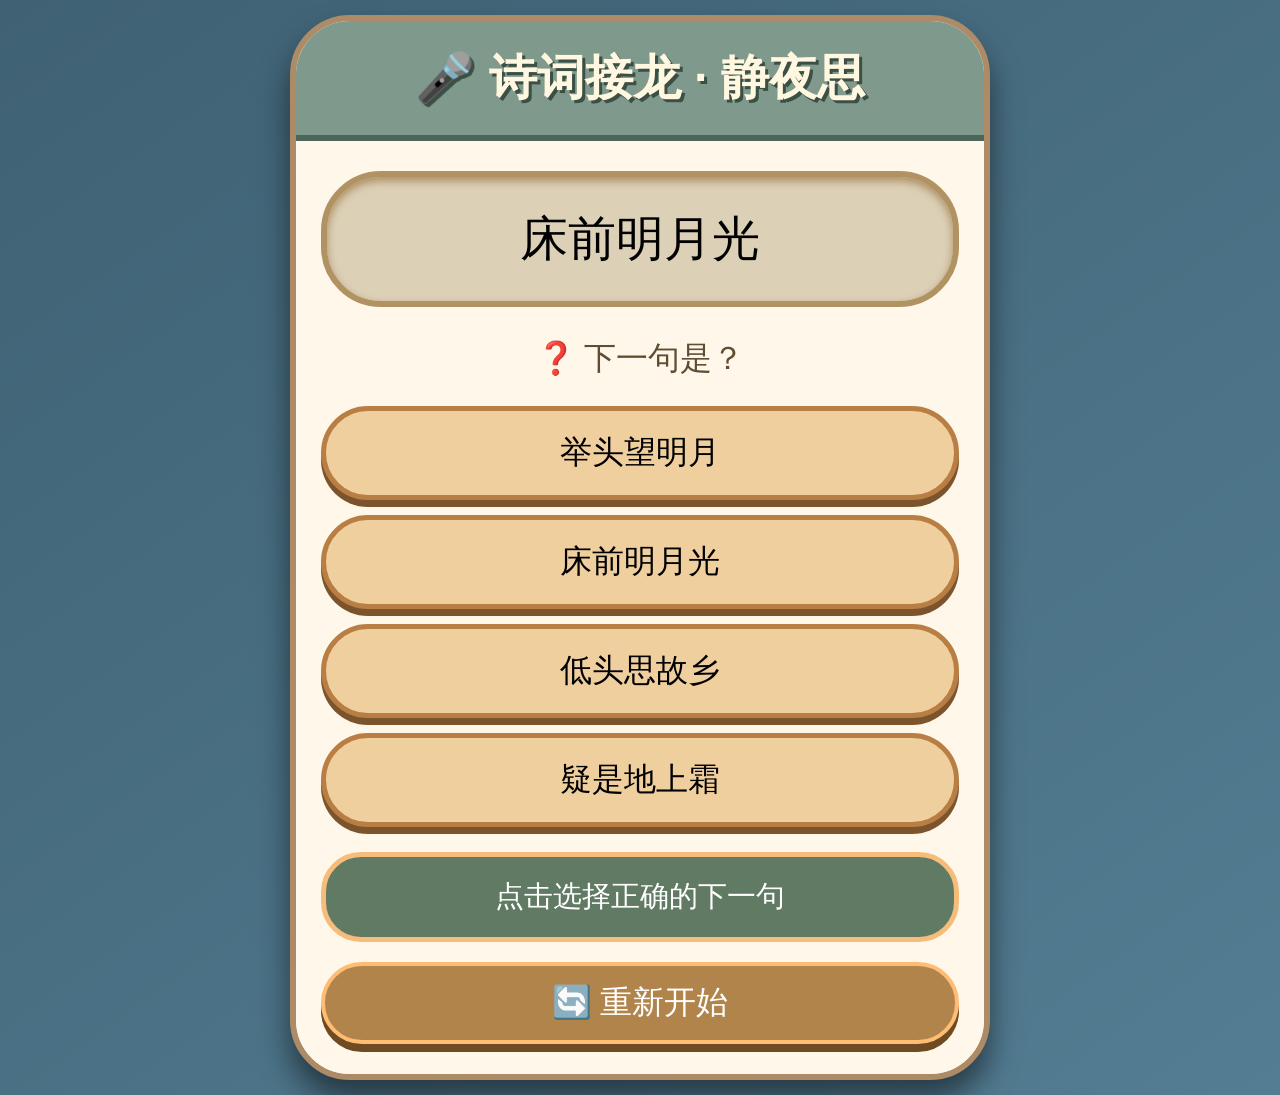
<file: games/静夜思.HTML>
<!DOCTYPE html>
<html lang="zh">
<head>
    <meta charset="UTF-8">
    <meta name="viewport" content="width=device-width, initial-scale=1.0">
    <title>🎤 诗词接龙 · 静夜思</title>
    <style>
        * { margin: 0; padding: 0; box-sizing: border-box; font-family: '微软雅黑', '华文楷体', 'KaiTi', sans-serif; }
        body { background: linear-gradient(145deg, #3f6173 0%, #537d93 100%); min-height: 100vh; display: flex; justify-content: center; align-items: center; padding: 15px; }
        .game-container { max-width: 700px; width: 100%; background: #f5efe1; border-radius: 60px; box-shadow: 0 20px 30px rgba(0,0,0,0.5); border: 6px solid #ad8b67; overflow: hidden; }
        .header { background: #7f9a8c; padding: 25px; text-align: center; border-bottom: 6px solid #4d665a; }
        .header h1 { font-size: 3rem; color: #fff7e0; text-shadow: 3px 3px 0 #3b4f45; }
        .game-area { padding: 30px 25px; background: #fff8ea; }
        .current-line { background: #dcd0b7; border-radius: 60px; padding: 30px; text-align: center; font-size: 3rem; font-family: '华文楷体', serif; border: 6px solid #b19263; margin-bottom: 30px; box-shadow: inset 0 4px 8px #aa8d61; }
        .next-question { font-size: 2rem; color: #5f4d31; margin-bottom: 15px; text-align: center; }
        .options { display: flex; flex-direction: column; gap: 15px; margin: 25px 0; }
        .option-btn { background: #f0cf9f; border: 5px solid #b87e44; border-radius: 60px; padding: 20px; font-size: 2rem; text-align: center; cursor: pointer; box-shadow: 0 7px 0 #7b542d; transition: 0.1s; font-family: '华文楷体', serif; }
        .option-btn:hover { transform: translateY(-3px); box-shadow: 0 10px 0 #7b542d; background: #ffe5b9; }
        .option-btn:active { transform: translateY(5px); box-shadow: 0 3px 0 #7b542d; }
        .feedback { background: #617a63; color: white; padding: 20px; border-radius: 40px; font-size: 1.8rem; text-align: center; border: 5px solid #f5bc7a; margin-top: 20px; }
        .restart-btn { background: #b1844c; border: none; color: white; font-size: 2rem; padding: 15px; border-radius: 50px; width: 100%; cursor: pointer; box-shadow: 0 8px 0 #6e4b22; margin-top: 20px; border: 4px solid #ffbc73; }
    </style>
</head>
<body>
    <div class="game-container">
        <div class="header"><h1>🎤 诗词接龙 · 静夜思</h1></div>
        <div class="game-area">
            <div class="current-line" id="currentLine">床前明月光</div>
            <div class="next-question">❓ 下一句是？</div>
            <div class="options" id="optionsContainer"></div>
            <div class="feedback" id="feedbackMessage">点击选择正确的下一句</div>
            <button class="restart-btn" id="restartBtn">🔄 重新开始</button>
        </div>
    </div>
    <script>
        const poem = ["床前明月光", "疑是地上霜", "举头望明月", "低头思故乡"];
        let currentIndex = 0;
        let gameActive = true;
        
        function loadQuestion() {
            if (currentIndex >= poem.length - 1) {
                document.getElementById('currentLine').innerText = '🎉 完成！';
                document.getElementById('optionsContainer').innerHTML = '';
                document.getElementById('feedbackMessage').innerText = '你背完了整首诗！';
                return;
            }
            
            document.getElementById('currentLine').innerText = poem[currentIndex];
            
            // 生成选项：一个正确，三个随机错误
            const correct = poem[currentIndex + 1];
            const others = poem.filter((_, i) => i !== currentIndex + 1);
            const shuffled = [correct, ...others.sort(() => 0.5 - Math.random()).slice(0, 3)];
            const finalOptions = shuffled.sort(() => 0.5 - Math.random());
            
            let opts = '';
            finalOptions.forEach(opt => {
                opts += `<div class="option-btn" data-option="${opt}">${opt}</div>`;
            });
            document.getElementById('optionsContainer').innerHTML = opts;
            
            document.querySelectorAll('.option-btn').forEach(btn => {
                btn.addEventListener('click', () => {
                    if (!gameActive) return;
                    const selected = btn.dataset.option;
                    if (selected === correct) {
                        document.getElementById('feedbackMessage').innerHTML = '✅ 正确！';
                        currentIndex++;
                        if (currentIndex >= poem.length - 1) {
                            document.getElementById('feedbackMessage').innerHTML = '🎉 太棒了！你接龙成功！';
                        }
                        setTimeout(() => loadQuestion(), 800);
                    } else {
                        document.getElementById('feedbackMessage').innerHTML = `❌ 不对哦，下一句是 “${correct}”`;
                        gameActive = false;
                        setTimeout(() => {
                            gameActive = true;
                            loadQuestion();
                        }, 1500);
                    }
                });
            });
        }
        
        document.getElementById('restartBtn').addEventListener('click', () => {
            currentIndex = 0;
            gameActive = true;
            loadQuestion();
            document.getElementById('feedbackMessage').innerText = '点击选择正确的下一句';
        });
        
        loadQuestion();
    </script>
</body>
</html>
</file>
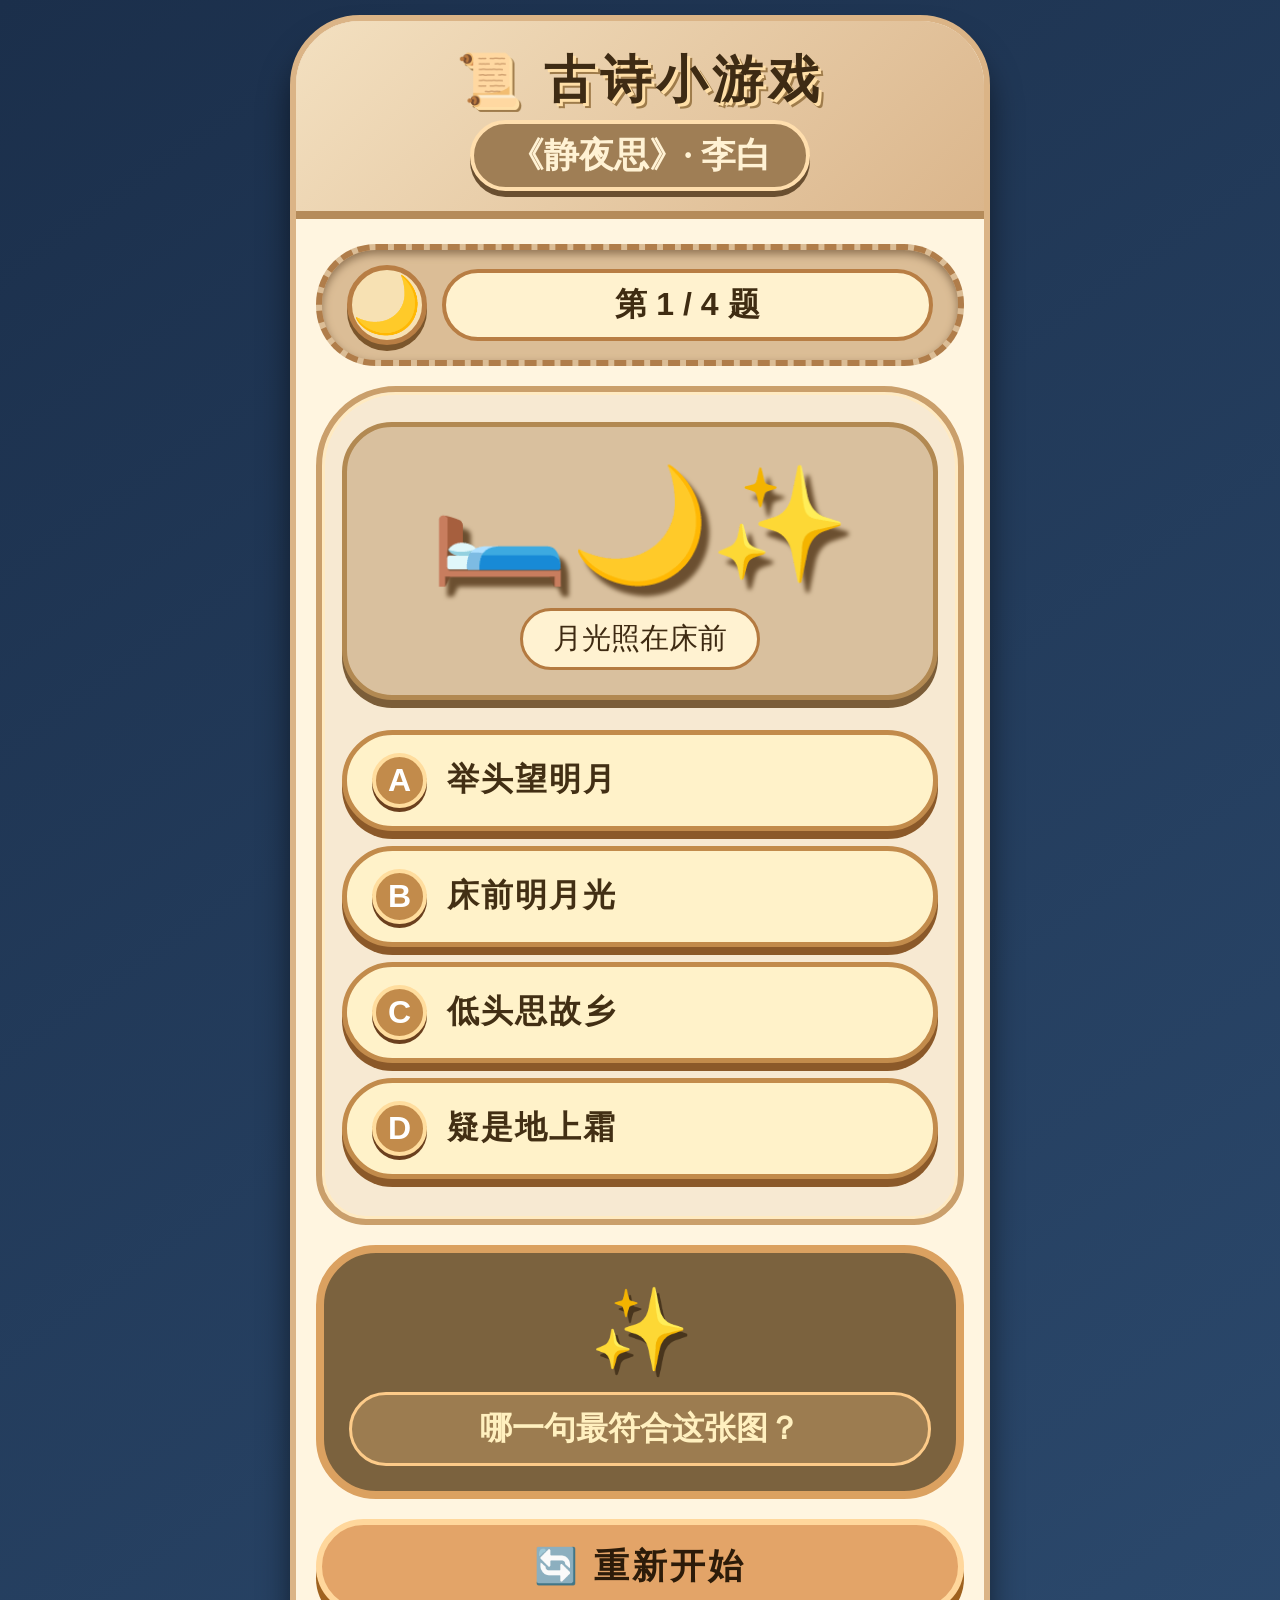
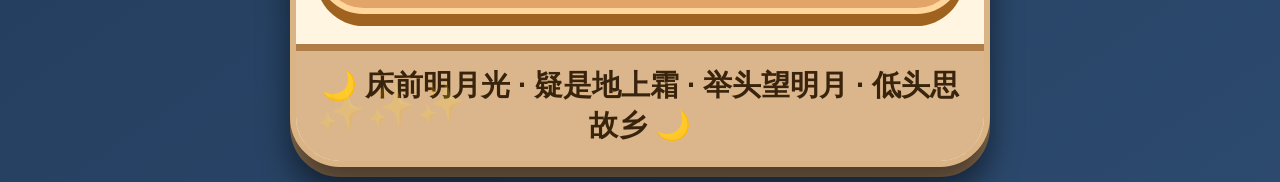
<file: games/静夜思小游戏.HTML>
<!DOCTYPE html>
<html lang="zh">
<head>
    <meta charset="UTF-8">
    <meta name="viewport" content="width=device-width, initial-scale=1.0">
    <title>🌙 古诗小游戏 · 静夜思</title>
    <style>
        * {
            margin: 0;
            padding: 0;
            box-sizing: border-box;
            font-family: '微软雅黑', '华文楷体', 'KaiTi', 'Segoe UI', cursive, sans-serif;
        }
        
        body {
            background: linear-gradient(145deg, #1b2f4b 0%, #2c4a6e 100%);
            min-height: 100vh;
            display: flex;
            justify-content: center;
            align-items: center;
            padding: 15px;
        }
        
        .game-container {
            max-width: 700px;
            width: 100%;
            background: #fef7e6;
            background-image: radial-gradient(circle at 30% 40%, #fff3d1 5%, transparent 15%),
                              radial-gradient(circle at 80% 70%, #ffecbc 8%, transparent 20%);
            border-radius: 70px 70px 50px 50px;
            box-shadow: 0 25px 30px rgba(0, 0, 0, 0.5), 0 10px 0 #9b7b5b;
            border: 6px solid #dbb486;
            position: relative;
            overflow: hidden;
        }
        
        /* 月亮装饰 */
        .game-container::before {
            content: "🌙";
            position: absolute;
            top: 15px;
            right: 30px;
            font-size: 4rem;
            opacity: 0.3;
            transform: rotate(10deg);
            pointer-events: none;
        }
        
        .game-container::after {
            content: "✨✨✨";
            position: absolute;
            bottom: 30px;
            left: 20px;
            font-size: 2.5rem;
            opacity: 0.2;
            transform: rotate(-5deg);
            pointer-events: none;
        }
        
        .header {
            background: #e4c9a9;
            background-image: linear-gradient(135deg, #f3e0c0 0%, #dbb68c 100%);
            padding: 25px 15px 20px;
            text-align: center;
            border-bottom: 8px solid #b58b5a;
            position: relative;
        }
        
        .header h1 {
            font-size: 3.2rem;
            font-weight: 900;
            color: #3e2b14;
            text-shadow: 3px 3px 0 #ffdfa7, 5px 5px 0 #9f7c4b;
            letter-spacing: 5px;
            margin-bottom: 5px;
        }
        
        .header h2 {
            font-size: 2.2rem;
            background: #9f7e55;
            display: inline-block;
            padding: 8px 35px;
            border-radius: 50px;
            color: #fff2d4;
            border: 4px solid #ffdead;
            box-shadow: 0 6px 0 #6a4f30;
            font-family: '华文楷体', 'KaiTi', serif;
        }
        
        .game-area {
            padding: 25px 20px 30px;
            background: #fff5e0;
        }
        
        .status-box {
            background: #dbbd96;
            border: 6px dashed #b07d4a;
            border-radius: 60px;
            padding: 15px 25px;
            margin-bottom: 20px;
            display: flex;
            align-items: center;
            gap: 15px;
            box-shadow: inset 0 4px 8px #8f7353;
        }
        
        .status-icon {
            font-size: 3.5rem;
            background: #f7e1b3;
            width: 80px;
            height: 80px;
            border-radius: 50%;
            display: flex;
            align-items: center;
            justify-content: center;
            border: 5px solid #b87e44;
            box-shadow: 0 6px 0 #7b562c;
        }
        
        .score-box {
            font-size: 2rem;
            font-weight: bold;
            color: #3f2c12;
            background: #fff2cf;
            padding: 10px 30px;
            border-radius: 50px;
            border: 4px solid #b87e44;
            flex: 1;
            text-align: center;
        }
        
        .question-box {
            background: #f7e9d2;
            border-radius: 80px 80px 50px 50px;
            padding: 30px 20px 25px;
            border: 6px solid #ca9f6b;
            margin-bottom: 20px;
            box-shadow: inset 0 0 0 3px #ffeac1;
        }
        
        .image-prompt {
            text-align: center;
            margin-bottom: 30px;
            background: #d9c09e;
            border-radius: 50px;
            padding: 25px 15px;
            border: 5px solid #b28952;
            box-shadow: 0 8px 0 #7b5d38;
        }
        
        .image-emoji {
            font-size: 7rem;
            line-height: 1.3;
            filter: drop-shadow(8px 10px 2px #6b4f30);
            animation: float 3s infinite ease-in-out;
        }
        
        .image-hint {
            font-size: 1.8rem;
            color: #3e2a12;
            margin-top: 10px;
            background: #fff2d1;
            display: inline-block;
            padding: 8px 30px;
            border-radius: 40px;
            border: 3px solid #b47a40;
        }
        
        .options-grid {
            display: flex;
            flex-direction: column;
            gap: 15px;
            margin: 15px 0;
        }
        
        .option-card {
            background: #fff2c9;
            border: 5px solid #c28b4b;
            border-radius: 60px;
            padding: 18px 25px;
            cursor: pointer;
            transition: all 0.2s;
            box-shadow: 0 8px 0 #8b5929;
            display: flex;
            align-items: center;
            gap: 20px;
        }
        
        .option-card:hover {
            transform: translateY(-4px);
            box-shadow: 0 12px 0 #8b5929;
            background: #fff9e0;
        }
        
        .option-card:active {
            transform: translateY(6px);
            box-shadow: 0 4px 0 #8b5929;
        }
        
        .option-number {
            background: #c28b4b;
            color: white;
            font-size: 2rem;
            font-weight: bold;
            width: 55px;
            height: 55px;
            border-radius: 50%;
            display: flex;
            align-items: center;
            justify-content: center;
            border: 4px solid #ffdd9e;
            box-shadow: 0 4px 0 #6b401e;
        }
        
        .option-text {
            font-size: 2rem;
            font-weight: 600;
            color: #422f14;
            flex: 1;
            font-family: '华文楷体', 'KaiTi', serif;
            letter-spacing: 2px;
        }
        
        .feedback-area {
            background: #7b623e;
            border-radius: 60px;
            padding: 25px;
            margin-top: 20px;
            min-height: 160px;
            display: flex;
            align-items: center;
            justify-content: center;
            border: 8px solid #dba160;
        }
        
        .feedback-content {
            text-align: center;
            width: 100%;
        }
        
        .feedback-emoji {
            font-size: 5rem;
            line-height: 1.3;
            filter: drop-shadow(4px 6px 0 #48351d);
        }
        
        .feedback-message {
            font-size: 2rem;
            color: #fff0bf;
            margin-top: 10px;
            background: #9c7c50;
            padding: 12px 20px;
            border-radius: 50px;
            border: 3px solid #fdcb89;
            font-weight: bold;
        }
        
        .restart-btn {
            background: #e3a468;
            border: none;
            color: #2c1b09;
            font-size: 2.2rem;
            font-weight: bold;
            padding: 18px 20px;
            border-radius: 70px;
            width: 100%;
            cursor: pointer;
            box-shadow: 0 12px 0 #9f621f;
            border: 6px solid #ffd79c;
            margin-top: 20px;
            transition: 0.05s linear;
            letter-spacing: 3px;
        }
        
        .restart-btn:active {
            transform: translateY(12px);
            box-shadow: 0 2px 0 #9f621f;
        }
        
        .footer {
            background: #dbb68c;
            text-align: center;
            padding: 15px;
            font-size: 1.8rem;
            border-top: 7px solid #b07d47;
            color: #38240c;
            font-weight: 600;
        }
        
        .poem-line {
            font-family: '华文楷体', 'KaiTi', serif;
            background: #ffe2b0;
            display: inline-block;
            padding: 5px 20px;
            border-radius: 30px;
            margin: 5px 0;
        }
        
        @keyframes float {
            0%, 100% { transform: translateY(0); }
            50% { transform: translateY(-8px); }
        }
        
        .finish-emoji {
            font-size: 6rem;
            filter: drop-shadow(6px 8px 0 #4b3419);
        }
    </style>
</head>
<body>
    <div class="game-container">
        <div class="header">
            <h1>📜 古诗小游戏</h1>
            <h2>《静夜思》· 李白</h2>
        </div>
        
        <div class="game-area">
            <!-- 状态栏 -->
            <div class="status-box">
                <div class="status-icon" id="statusIcon">🌙</div>
                <div class="score-box" id="scoreText">第 1 / 4 题</div>
            </div>
            
            <!-- 题目区 -->
            <div class="question-box" id="questionBox">
                <div class="image-prompt" id="imagePrompt">
                    <div class="image-emoji" id="imageEmoji">🌙🏠</div>
                    <div class="image-hint" id="imageHint">这张图表现的是？</div>
                </div>
                <div class="options-grid" id="optionsContainer"></div>
            </div>
            
            <!-- 反馈区 -->
            <div class="feedback-area" id="feedbackArea">
                <div class="feedback-content" id="feedbackContent">
                    <div class="feedback-emoji">✨</div>
                    <div class="feedback-message">点一点选项，选择正确的诗句</div>
                </div>
            </div>
            
            <!-- 重玩按钮 -->
            <button class="restart-btn" id="restartBtn">🔄 重新开始</button>
        </div>
        
        <div class="footer">
            🌙 床前明月光 · 疑是地上霜 · 举头望明月 · 低头思故乡 🌙
        </div>
    </div>

    <script>
        // 《静夜思》全诗
        const POEM = [
            "床前明月光",
            "疑是地上霜",
            "举头望明月",
            "低头思故乡"
        ];
        
        // 题库 - 每道题包含：图片表情、图片描述、选项数组、正确答案索引
        const questions = [
            {
                imageEmoji: "🛏️🌙✨",
                imageHint: "月光照在床前",
                options: [
                    "举头望明月",
                    "床前明月光",
                    "低头思故乡",
                    "疑是地上霜"
                ],
                correctIndex: 1,  // 床前明月光
                explanation: "月光洒在床前，就像这首诗的第一句"
            },
            {
                imageEmoji: "❄️👻🌫️",
                imageHint: "地上好像结了霜",
                options: [
                    "床前明月光",
                    "低头思故乡",
                    "疑是地上霜",
                    "举头望明月"
                ],
                correctIndex: 2,  // 疑是地上霜
                explanation: "月光洁白，让人以为是地上的霜"
            },
            {
                imageEmoji: "🙆‍♂️🌙👀",
                imageHint: "抬起头看着月亮",
                options: [
                    "疑是地上霜",
                    "低头思故乡",
                    "床前明月光",
                    "举头望明月"
                ],
                correctIndex: 3,  // 举头望明月
                explanation: "抬起头，望着夜空的明月"
            },
            {
                imageEmoji: "😔🏠💭",
                imageHint: "低下头想起家乡",
                options: [
                    "低头思故乡",
                    "举头望明月",
                    "床前明月光",
                    "疑是地上霜"
                ],
                correctIndex: 0,  // 低头思故乡
                explanation: "低下头，思念起远方的故乡"
            }
        ];
        
        // 游戏状态
        let currentQuestionIndex = 0;
        let score = 0;
        let gameFinished = false;
        let answered = false;  // 当前题目是否已经回答过
        
        // DOM元素
        const statusIcon = document.getElementById('statusIcon');
        const scoreText = document.getElementById('scoreText');
        const imageEmoji = document.getElementById('imageEmoji');
        const imageHint = document.getElementById('imageHint');
        const optionsContainer = document.getElementById('optionsContainer');
        const feedbackContent = document.getElementById('feedbackContent');
        const restartBtn = document.getElementById('restartBtn');
        
        // 更新UI
        function renderQuestion() {
            if (gameFinished) {
                // 游戏完成状态
                statusIcon.innerText = '🏆';
                scoreText.innerText = `恭喜！全对！`;
                imageEmoji.innerText = '📜✨🌙';
                imageHint.innerText = '你背完了《静夜思》！';
                optionsContainer.innerHTML = '';
                
                feedbackContent.innerHTML = `
                    <div class="feedback-emoji finish-emoji">🏆🌙✨</div>
                    <div class="feedback-message">太棒了！你学会了《静夜思》！</div>
                `;
                return;
            }
            
            const q = questions[currentQuestionIndex];
            
            // 更新状态
            const icons = ['🌙', '❄️', '🙆', '😔'];
            statusIcon.innerText = icons[currentQuestionIndex] || '🌙';
            scoreText.innerText = `第 ${currentQuestionIndex + 1} / 4 题`;
            
            // 更新图片区
            imageEmoji.innerText = q.imageEmoji;
            imageHint.innerText = q.imageHint;
            
            // 生成选项
            let optionsHtml = '';
            q.options.forEach((option, index) => {
                const letters = ['A', 'B', 'C', 'D'];
                optionsHtml += `
                    <div class="option-card" data-index="${index}">
                        <div class="option-number">${letters[index]}</div>
                        <div class="option-text">${option}</div>
                    </div>
                `;
            });
            optionsContainer.innerHTML = optionsHtml;
            
            // 重置反馈区（如果还没有回答过）
            if (!answered) {
                feedbackContent.innerHTML = `
                    <div class="feedback-emoji">✨</div>
                    <div class="feedback-message">哪一句最符合这张图？</div>
                `;
            }
            
            // 绑定选项点击事件
            document.querySelectorAll('.option-card').forEach(card => {
                card.addEventListener('click', (e) => {
                    if (gameFinished || answered) return;  // 已经回答过就不能再选
                    const index = parseInt(card.dataset.index);
                    handleAnswer(index);
                });
            });
        }
        
        // 处理答案
        function handleAnswer(selectedIndex) {
            if (gameFinished || answered) return;
            
            const q = questions[currentQuestionIndex];
            const isCorrect = (selectedIndex === q.correctIndex);
            
            answered = true;
            
            if (isCorrect) {
                score++;
                
                // 显示正确反馈
                feedbackContent.innerHTML = `
                    <div class="feedback-emoji">✅🌙✨</div>
                    <div class="feedback-message">正确！${q.explanation}</div>
                `;
            } else {
                // 显示错误反馈 - 给出正确答案
                const correctOption = q.options[q.correctIndex];
                feedbackContent.innerHTML = `
                    <div class="feedback-emoji">❌😔</div>
                    <div class="feedback-message">不对哦！正确答案是：“${correctOption}”</div>
                `;
            }
            
            // 1.2秒后进入下一题
            setTimeout(() => {
                if (currentQuestionIndex < questions.length - 1) {
                    // 下一题
                    currentQuestionIndex++;
                    answered = false;
                    renderQuestion();
                } else {
                    // 游戏结束
                    gameFinished = true;
                    renderQuestion();
                }
            }, 1200);
        }
        
        // 重置游戏
        function resetGame() {
            currentQuestionIndex = 0;
            score = 0;
            gameFinished = false;
            answered = false;
            renderQuestion();
        }
        
        // 绑定重置按钮
        restartBtn.addEventListener('click', resetGame);
        
        // 初始化
        renderQuestion();
    </script>
</body>
</html>
</file>
